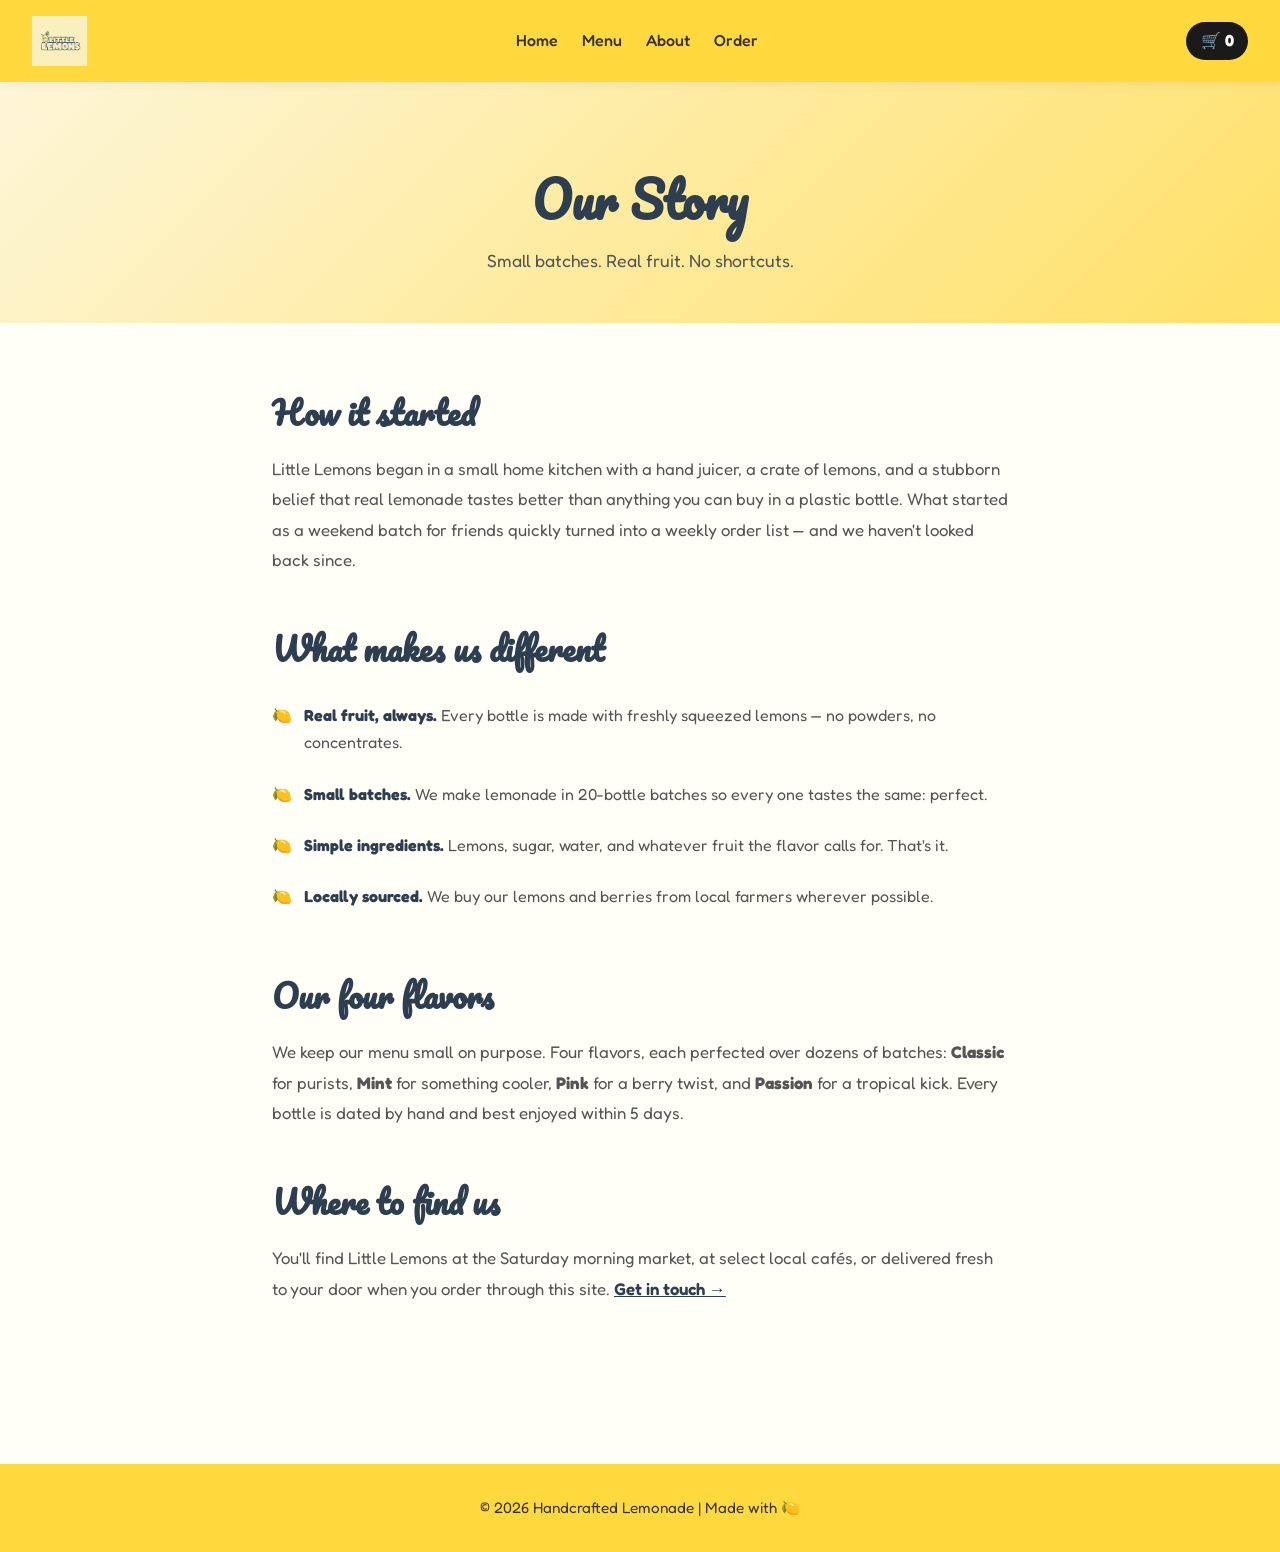
<file: about.html>
<!DOCTYPE html>
<html lang="en">
<head>
    <meta charset="UTF-8">
    <meta name="viewport" content="width=device-width, initial-scale=1.0">
    <title>About | Little Lemons Handcrafted Lemonade</title>
    <meta name="description" content="The story behind Little Lemons — handcrafted lemonade made in small batches with real fruit.">
    <link rel="icon" type="image/x-icon" href="favicon.ico">
    <link href="https://fonts.googleapis.com/css2?family=Fredoka:wght@400;500;600;700&family=Pacifico&display=swap" rel="stylesheet">
    <link rel="stylesheet" href="css/style.css">
</head>
<body>

    <!-- NAVBAR -->
    <nav class="navbar">
        <a href="index.html" class="logo">
            <img src="images/logo.png" alt="Little Lemons logo">
        </a>
        <button class="menu-toggle" aria-label="Toggle menu">☰</button>
        <ul class="nav-links">
            <li><a href="index.html">Home</a></li>
            <li><a href="menu.html">Menu</a></li>
            <li><a href="about.html">About</a></li>
            <li><a href="contact.html">Order</a></li>
        </ul>
        <div class="cart" id="cart">🛒 <span id="cart-count">0</span></div>
    </nav>

    <!-- PAGE HEADER -->
    <header class="page-header">
        <h1>Our Story</h1>
        <p>Small batches. Real fruit. No shortcuts.</p>
    </header>

    <!-- ABOUT CONTENT -->
    <section class="about-content">

        <div class="about-block">
            <h2>How it started</h2>
            <p>
                Little Lemons began in a small home kitchen with a hand juicer, a crate of lemons,
                and a stubborn belief that real lemonade tastes better than anything you can buy
                in a plastic bottle. What started as a weekend batch for friends quickly turned
                into a weekly order list — and we haven't looked back since.
            </p>
        </div>

        <div class="about-block">
            <h2>What makes us different</h2>
            <ul class="about-list">
                <li><strong>Real fruit, always.</strong> Every bottle is made with freshly squeezed lemons — no powders, no concentrates.</li>
                <li><strong>Small batches.</strong> We make lemonade in 20-bottle batches so every one tastes the same: perfect.</li>
                <li><strong>Simple ingredients.</strong> Lemons, sugar, water, and whatever fruit the flavor calls for. That's it.</li>
                <li><strong>Locally sourced.</strong> We buy our lemons and berries from local farmers wherever possible.</li>
            </ul>
        </div>

        <div class="about-block">
            <h2>Our four flavors</h2>
            <p>
                We keep our menu small on purpose. Four flavors, each perfected over dozens of
                batches: <strong>Classic</strong> for purists, <strong>Mint</strong> for something
                cooler, <strong>Pink</strong> for a berry twist, and <strong>Passion</strong> for
                a tropical kick. Every bottle is dated by hand and best enjoyed within 5 days.
            </p>
        </div>

        <div class="about-block">
            <h2>Where to find us</h2>
            <p>
                You'll find Little Lemons at the Saturday morning market, at select local cafés,
                or delivered fresh to your door when you order through this site.
                <a href="contact.html">Get in touch →</a>
            </p>
        </div>

    </section>

    <!-- FOOTER -->
    <footer>
        <p>© 2025 Little Lemons | Handcrafted with 🍋</p>
    </footer>

    <script src="js/script.js"></script>
</body>
</html>
</file>
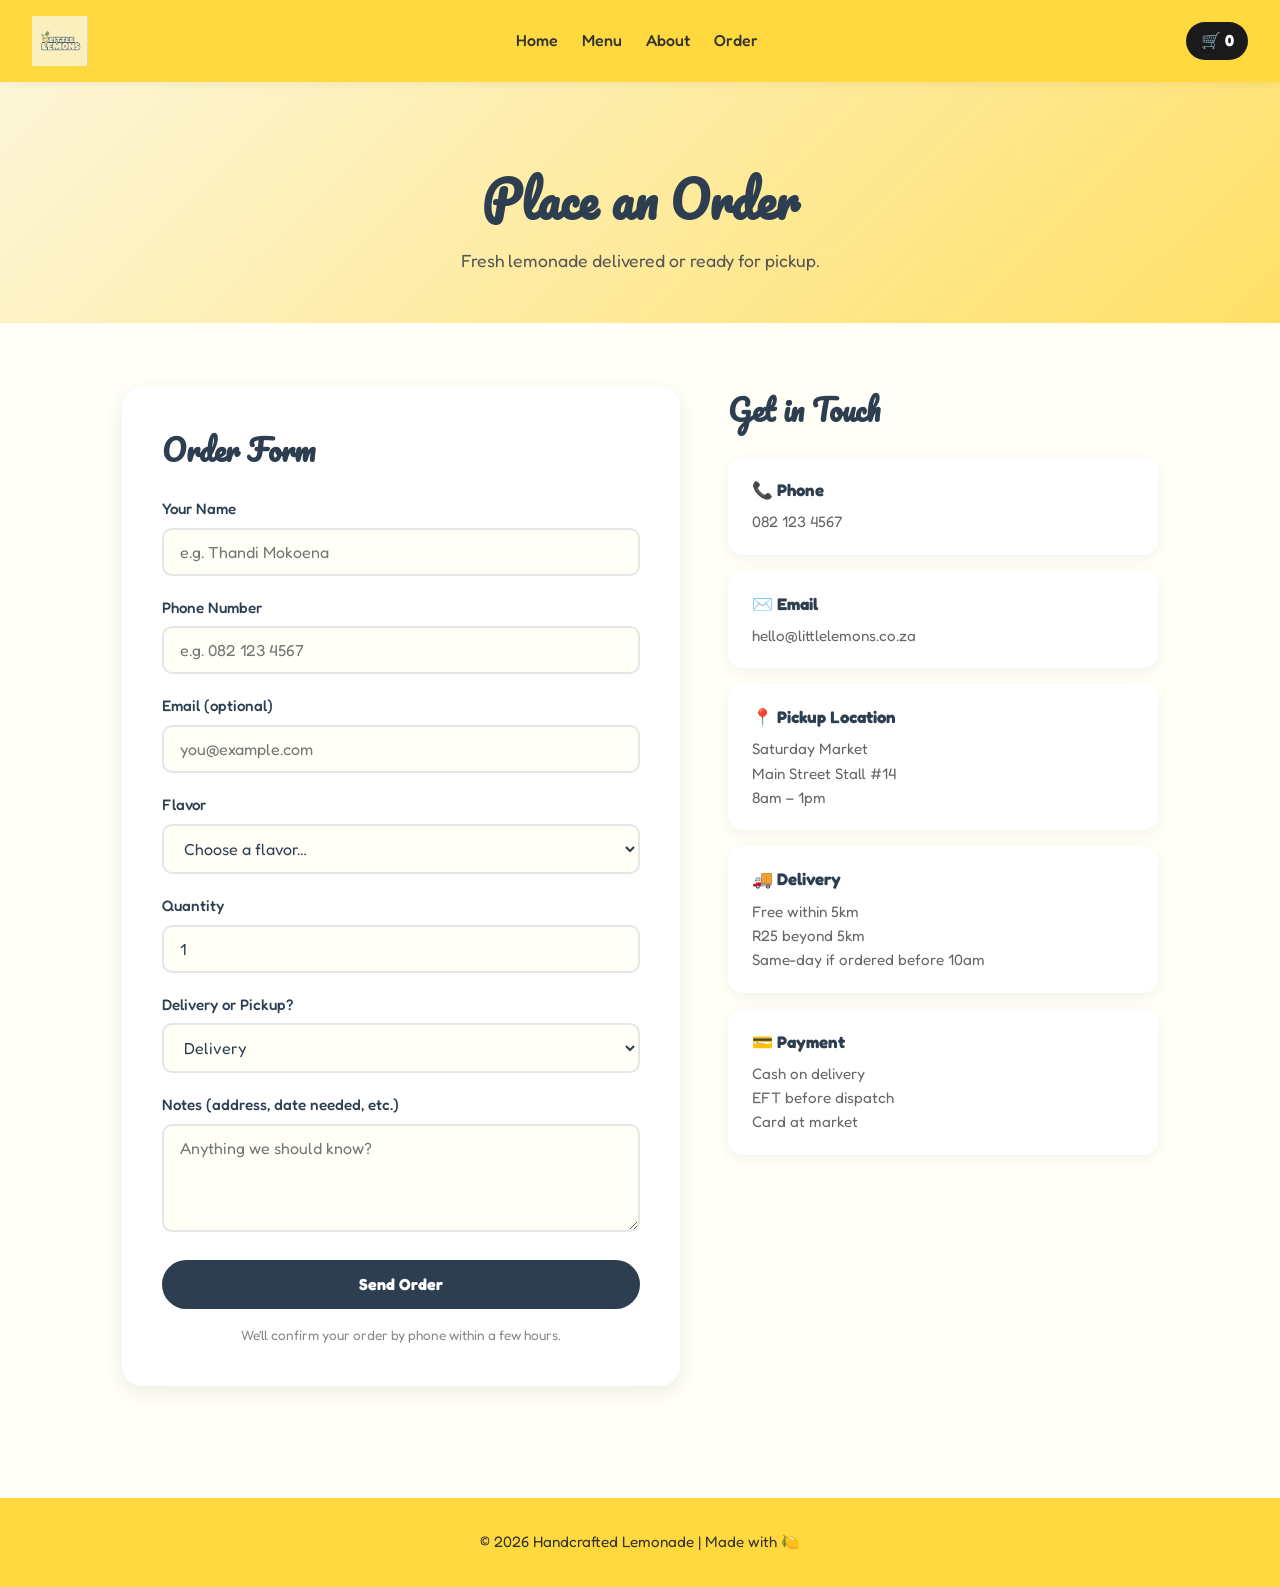
<file: contact.html>
<!DOCTYPE html>
<html lang="en">
<head>
    <meta charset="UTF-8">
    <meta name="viewport" content="width=device-width, initial-scale=1.0">
    <title>Order | Little Lemons Handcrafted Lemonade</title>
    <meta name="description" content="Place your order for handcrafted Little Lemons lemonade. Delivery and pickup available.">
    <link rel="icon" type="image/x-icon" href="favicon.ico">
    <link href="https://fonts.googleapis.com/css2?family=Fredoka:wght@400;500;600;700&family=Pacifico&display=swap" rel="stylesheet">
    <link rel="stylesheet" href="css/style.css">
</head>
<body>

    <!-- NAVBAR -->
    <nav class="navbar">
        <a href="index.html" class="logo">
            <img src="images/logo.png" alt="Little Lemons logo">
        </a>
        <button class="menu-toggle" aria-label="Toggle menu">☰</button>
        <ul class="nav-links">
            <li><a href="index.html">Home</a></li>
            <li><a href="menu.html">Menu</a></li>
            <li><a href="about.html">About</a></li>
            <li><a href="contact.html">Order</a></li>
        </ul>
        <div class="cart" id="cart">🛒 <span id="cart-count">0</span></div>
    </nav>

    <!-- PAGE HEADER -->
    <header class="page-header">
        <h1>Place an Order</h1>
        <p>Fresh lemonade delivered or ready for pickup.</p>
    </header>

    <!-- CONTACT FORM + INFO -->
    <section class="contact-section">

        <form class="contact-form" id="order-form">
            <h2>Order Form</h2>

            <label>
                Your Name
                <input type="text" name="name" required placeholder="e.g. Thandi Mokoena">
            </label>

            <label>
                Phone Number
                <input type="tel" name="phone" required placeholder="e.g. 082 123 4567">
            </label>

            <label>
                Email (optional)
                <input type="email" name="email" placeholder="you@example.com">
            </label>

            <label>
                Flavor
                <select name="flavor" required>
                    <option value="">Choose a flavor…</option>
                    <option>Classic — R40</option>
                    <option>Mint — R40</option>
                    <option>Pink — R40</option>
                    <option>Passion — R40</option>
                    <option>Mixed 12-Pack — R420</option>
                    <option>5L Dispenser — R180</option>
                </select>
            </label>

            <label>
                Quantity
                <input type="number" name="quantity" min="1" value="1" required>
            </label>

            <label>
                Delivery or Pickup?
                <select name="method" required>
                    <option>Delivery</option>
                    <option>Pickup</option>
                </select>
            </label>

            <label>
                Notes (address, date needed, etc.)
                <textarea name="notes" rows="4" placeholder="Anything we should know?"></textarea>
            </label>

            <button type="submit" class="btn">Send Order</button>

            <p class="form-note">We'll confirm your order by phone within a few hours.</p>
        </form>

        <aside class="contact-info">
            <h2>Get in Touch</h2>

            <div class="info-block">
                <h3>📞 Phone</h3>
                <p>082 123 4567</p>
            </div>

            <div class="info-block">
                <h3>✉️ Email</h3>
                <p>hello@littlelemons.co.za</p>
            </div>

            <div class="info-block">
                <h3>📍 Pickup Location</h3>
                <p>Saturday Market<br>Main Street Stall #14<br>8am – 1pm</p>
            </div>

            <div class="info-block">
                <h3>🚚 Delivery</h3>
                <p>Free within 5km<br>R25 beyond 5km<br>Same-day if ordered before 10am</p>
            </div>

            <div class="info-block">
                <h3>💳 Payment</h3>
                <p>Cash on delivery<br>EFT before dispatch<br>Card at market</p>
            </div>
        </aside>

    </section>

    <!-- FOOTER -->
    <footer>
        <p>© 2024 Little Lemons | Handcrafted with 🍋</p>
    </footer>

    <script src="js/script.js"></script>
</body>
</html>
</file>
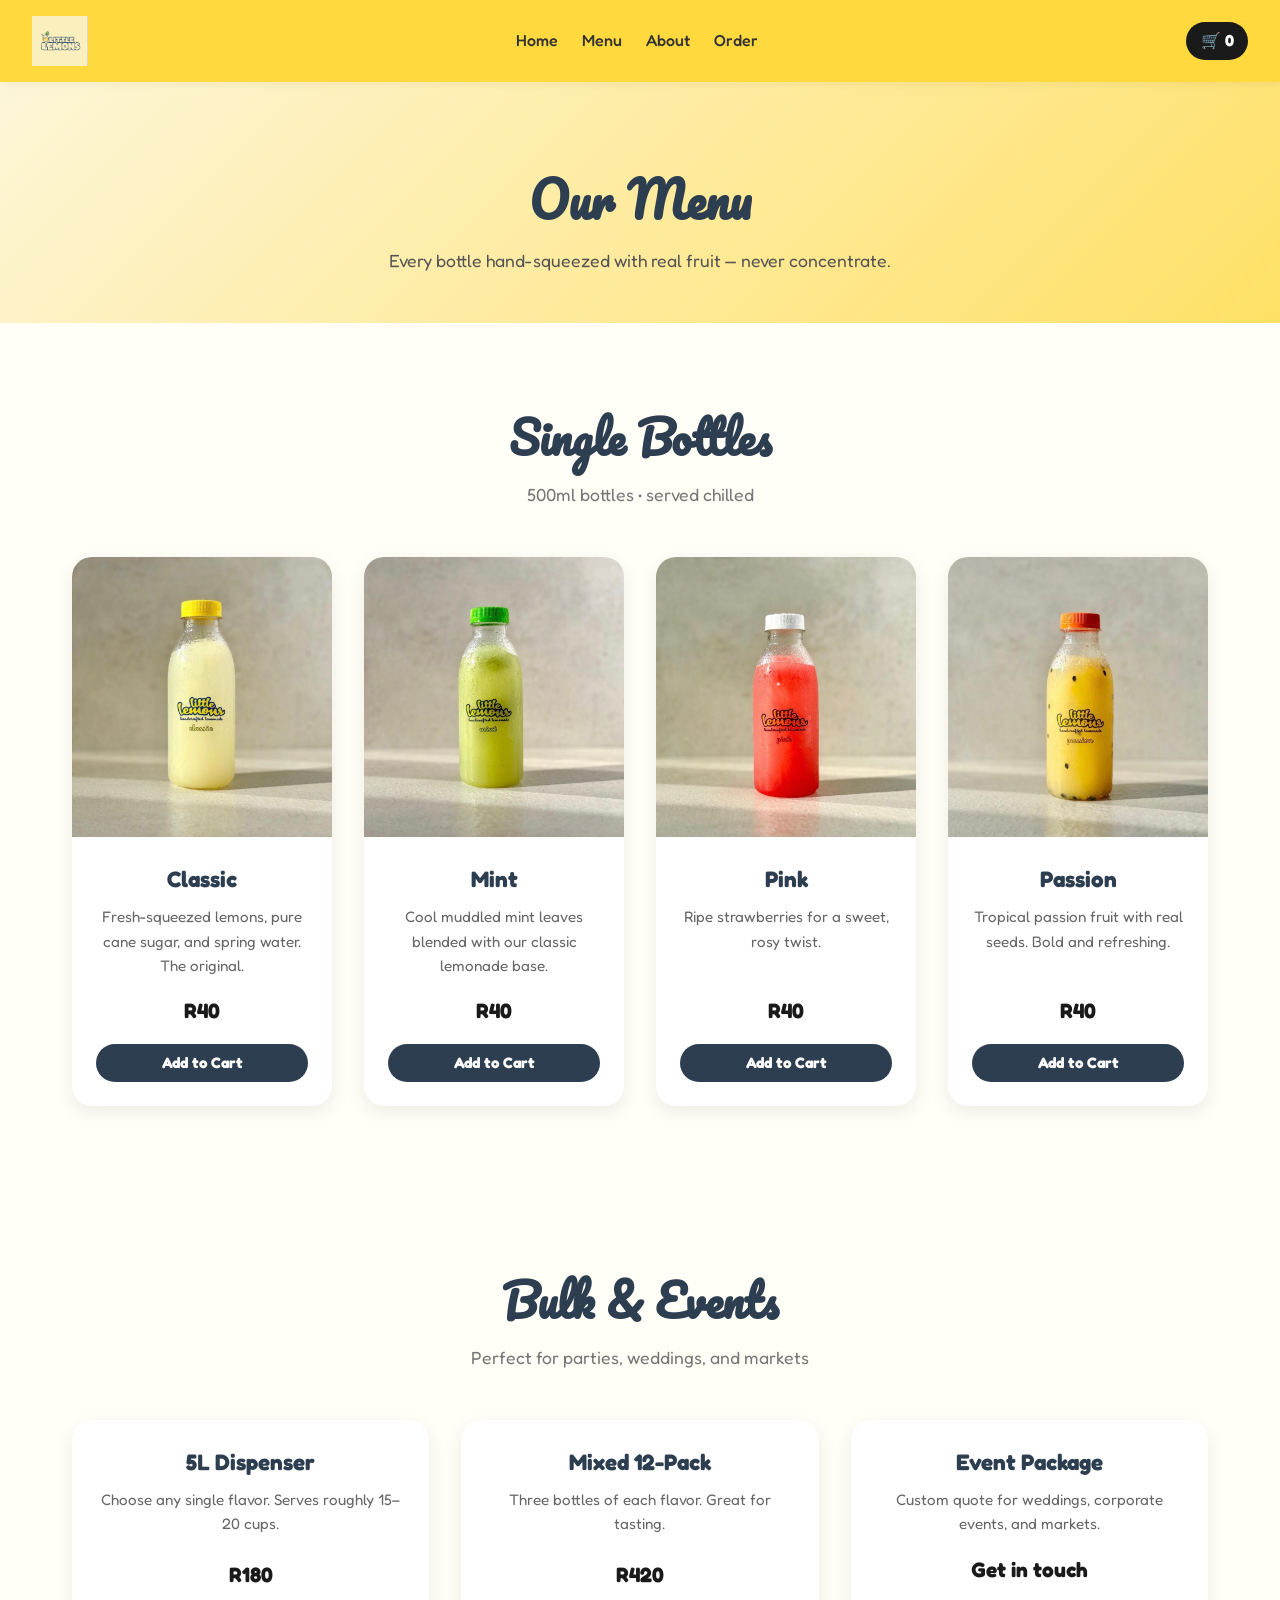
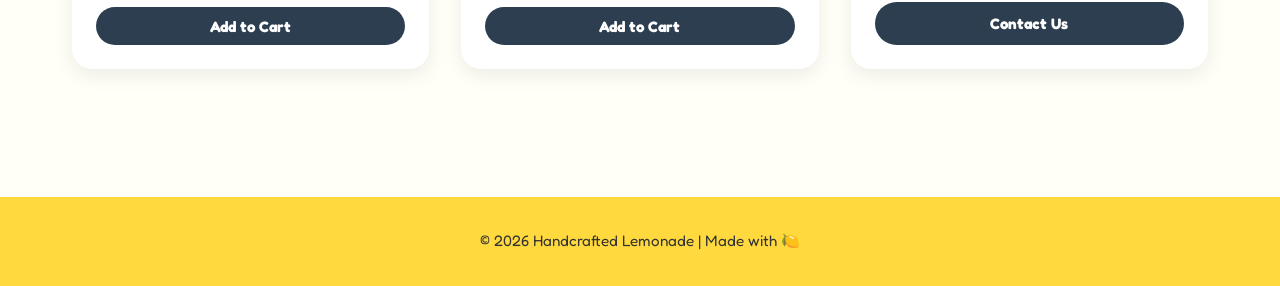
<file: menu.html>
<!DOCTYPE html>
<html lang="en">
<head>
    <meta charset="UTF-8">
    <meta name="viewport" content="width=device-width, initial-scale=1.0">
    <title>Menu | Little Lemons Handcrafted Lemonade</title>
    <meta name="description" content="Browse our full menu of handcrafted lemonades. Classic, Mint, Pink, and Passion flavors available by bottle or in bulk.">
    <link rel="icon" type="image/x-icon" href="favicon.ico">
    <link href="https://fonts.googleapis.com/css2?family=Fredoka:wght@400;500;600;700&family=Pacifico&display=swap" rel="stylesheet">
    <link rel="stylesheet" href="css/style.css">
</head>
<body>

    <!-- NAVBAR -->
    <nav class="navbar">
        <a href="index.html" class="logo">
            <img src="images/logo.png" alt="Little Lemons logo">
        </a>
        <button class="menu-toggle" aria-label="Toggle menu">☰</button>
        <ul class="nav-links">
            <li><a href="index.html">Home</a></li>
            <li><a href="menu.html">Menu</a></li>
            <li><a href="about.html">About</a></li>
            <li><a href="contact.html">Order</a></li>
        </ul>
        <div class="cart" id="cart">🛒 <span id="cart-count">0</span></div>
    </nav>

    <!-- PAGE HEADER -->
    <header class="page-header">
        <h1>Our Menu</h1>
        <p>Every bottle hand-squeezed with real fruit — never concentrate.</p>
    </header>

    <!-- BOTTLES SECTION -->
    <section class="flavors">
        <h2>Single Bottles</h2>
        <p class="subtitle">500ml bottles • served chilled</p>

        <div class="flavor-grid">

            <div class="card">
                <img src="images/classic.jpg" alt="Classic lemonade in a 500ml bottle" loading="lazy">
                <div class="card-body">
                    <h3>Classic</h3>
                    <p>Fresh-squeezed lemons, pure cane sugar, and spring water. The original.</p>
                    <span class="price">R40</span>
                    <button class="btn add-to-cart">Add to Cart</button>
                </div>
            </div>

            <div class="card">
                <img src="images/mint.jpg" alt="Mint lemonade in a 500ml bottle" loading="lazy">
                <div class="card-body">
                    <h3>Mint</h3>
                    <p>Cool muddled mint leaves blended with our classic lemonade base.</p>
                    <span class="price">R40</span>
                    <button class="btn add-to-cart">Add to Cart</button>
                </div>
            </div>

            <div class="card">
                <img src="images/pink.jpg" alt="Pink lemonade in a 500ml bottle" loading="lazy">
                <div class="card-body">
                    <h3>Pink</h3>
                    <p>Ripe strawberries for a sweet, rosy twist.</p>
                    <span class="price">R40</span>
                    <button class="btn add-to-cart">Add to Cart</button>
                </div>
            </div>

            <div class="card">
                <img src="images/passion.jpg" alt="Passion fruit lemonade in a 500ml bottle" loading="lazy">
                <div class="card-body">
                    <h3>Passion</h3>
                    <p>Tropical passion fruit with real seeds. Bold and refreshing.</p>
                    <span class="price">R40</span>
                    <button class="btn add-to-cart">Add to Cart</button>
                </div>
            </div>

        </div>
    </section>

    <!-- BULK SECTION -->
    <section class="flavors">
        <h2>Bulk & Events</h2>
        <p class="subtitle">Perfect for parties, weddings, and markets</p>

        <div class="flavor-grid">

            <div class="card">
                <div class="card-body">
                    <h3>5L Dispenser</h3>
                    <p>Choose any single flavor. Serves roughly 15–20 cups.</p>
                    <span class="price">R180</span>
                    <button class="btn add-to-cart">Add to Cart</button>
                </div>
            </div>

            <div class="card">
                <div class="card-body">
                    <h3>Mixed 12-Pack</h3>
                    <p>Three bottles of each flavor. Great for tasting.</p>
                    <span class="price">R420</span>
                    <button class="btn add-to-cart">Add to Cart</button>
                </div>
            </div>

            <div class="card">
                <div class="card-body">
                    <h3>Event Package</h3>
                    <p>Custom quote for weddings, corporate events, and markets.</p>
                    <span class="price">Get in touch</span>
                    <a href="contact.html" class="btn">Contact Us</a>
                </div>
            </div>

        </div>
    </section>

    <!-- FOOTER -->
    <footer>
        <p>© 2025 Little Lemons | Handcrafted with 🍋</p>
    </footer>

    <script src="js/script.js"></script>
</body>
</html>
</file>
<file: css/style.css>
/* ===== RESET ===== */
* {
    margin: 0;
    padding: 0;
    box-sizing: border-box;
    font-family: 'Fredoka', 'Segoe UI', sans-serif;
}

body {
    background: #fffef7;
    color: #2c3e50;
    line-height: 1.6;
}
/* ===== NAVBAR ===== */
.navbar {
    display: flex;
    justify-content: space-between;
    align-items: center;
    padding: 1rem 2rem;
    background: #ffd93d;
    position: sticky;
    top: 0;
    z-index: 100;
    box-shadow: 0 2px 10px rgba(0,0,0,0.05);
}

.logo {
    display: flex;
    align-items: center;
    text-decoration: none;
}

    .logo img {
        height: 50px;
        width: auto;
        display: block;
    }
.nav-links {
    list-style: none;
    display: flex;
    gap: 1.5rem;
}

    .nav-links a {
        text-decoration: none;
        color: #333;
        font-weight: 500;
        transition: color 0.2s ease;
    }

        .nav-links a:hover {
            color: #e63946;
        } /* <-- added closing brace */

            /* ===== HERO ===== */
.hero {
    position: relative;
    min-height: 550px;
    display: flex;
    align-items: center;
    justify-content: center;
    text-align: center;
    /* Change the background to your new logo, and match the dark blue color */
    background: #2b3f5c url('../images/hero-bg.jpg') center/contain no-repeat;
    color: white;
    padding: 4rem 2rem;
}

    .hero::before {
        /* We are removing the dark overlay because the logo is already dark */
        display: none;
    }

.hero-content {
    position: relative;
    z-index: 2;
    max-width: 700px;
}

.hero h1 {
    font-family: 'Pacifico', cursive;
    font-size: 3.5rem;
    margin-bottom: 1rem;
    text-shadow: 0 3px 10px rgba(0,0,0,0.5);
}

.hero p {
    font-size: 1.25rem;
    margin-bottom: 2rem;
    text-shadow: 0 2px 6px rgba(0,0,0,0.5);
}

            /* ===== BUTTONS ===== */
            .btn {
                display: inline-block;
                background: #2c3e50;
                color: white;
                padding: 0.8rem 2rem;
                border-radius: 30px;
                text-decoration: none;
                font-weight: bold;
                border: none;
                cursor: pointer;
                transition: transform 0.2s ease, background 0.2s ease;
            }

                .btn:hover {
                    transform: scale(1.05);
                    background: rgba(0,0,0,0.15);
                }

        /* ===== FOOTER ===== */
         footer {
          text-align: center;
           padding: 2rem;
           background: #ffd93d;
           margin-top: 3rem;
           color: #333;
           font-size: 0.95rem;
          }

/* ===== MOBILE MENU BUTTON ===== */
.menu-toggle {
    display: none;
    background: transparent;
    border: none;
    font-size: 1.5rem;
    cursor: pointer;
    color: #333;
}

@media (max-width: 600px) {
    .menu-toggle {
        display: block;
        position: absolute;
        right: 1rem;
        top: 1rem;
    }

    .nav-links {
        display: none;
        flex-direction: column;
        width: 100%;
        text-align: center;
    }

        .nav-links.open {
            display: flex;
        }
}


/* ===== CART ===== */
.cart {
    background: #1a1a1a;
    color: white;
    padding: 0.4rem 0.9rem;
    border-radius: 30px;
    font-weight: bold;
    cursor: pointer;
    user-select: none;
    transition: transform 0.2s ease;
}

    .cart:hover {
        transform: scale(1.05);
    }

    .cart.bump {
        animation: bump 0.3s ease;
    }

@keyframes bump {
    0% {
        transform: scale(1);
    }

    50% {
        transform: scale(1.25);
    }

    100% {
        transform: scale(1);
    }
}



.flavors {
    padding: 5rem 2rem;
    text-align: center;
    max-width: 1200px;
    margin: 0 auto;
}

    .flavors h2 {
        font-family: 'Pacifico', cursive;
        font-size: 2.75rem;
        color: #2c3e50;
        margin-bottom: 0.5rem;
    }

.subtitle {
    color: #777;
    margin-bottom: 3rem;
    font-size: 1.1rem;
}

.flavor-grid {
    display: grid;
    grid-template-columns: repeat(auto-fit, minmax(240px, 1fr));
    gap: 2rem;
}

.card {
    background: white;
    border-radius: 20px;
    overflow: hidden;
    box-shadow: 0 6px 20px rgba(0,0,0,0.08);
    transition: transform 0.3s ease, box-shadow 0.3s ease;
    display: flex;
    flex-direction: column;
}

    .card:hover {
        transform: translateY(-8px);
        box-shadow: 0 12px 30px rgba(0,0,0,0.15);
    }

    .card img {
        width: 100%;
        height: 280px;
        object-fit: cover;
        display: block;
    }

.card-body {
    padding: 1.5rem;
    display: flex;
    flex-direction: column;
    flex-grow: 1;
}

    .card-body h3 {
        font-size: 1.4rem;
        color: #2c3e50;
        margin-bottom: 0.5rem;
    }

    .card-body p {
        color: #666;
        font-size: 0.95rem;
        margin-bottom: 1rem;
        flex-grow: 1;
    }

.price {
    display: block;
    font-size: 1.3rem;
    font-weight: 700;
    color: #1a1a1a;
    margin-bottom: 1rem;
}

.card .btn {
    padding: 0.6rem 1.5rem;
    font-size: 0.95rem;
}

/* ===== PAGE HEADER (Menu, About, Contact) ===== */
.page-header {
    text-align: center;
    padding: 5rem 2rem 3rem;
    background: linear-gradient(135deg, #fdf6d8, #ffe066);
}

    .page-header h1 {
        font-family: 'Pacifico', cursive;
        font-size: 3rem;
        color: #2c3e50;
        margin-bottom: 0.5rem;
    }

    .page-header p {
        font-size: 1.1rem;
        color: #555;
    }

/* ===== ABOUT PAGE ===== */
.about-content {
    max-width: 800px;
    margin: 0 auto;
    padding: 4rem 2rem;
}

.about-block {
    margin-bottom: 3rem;
}

    .about-block h2 {
        font-family: 'Pacifico', cursive;
        font-size: 2rem;
        color: #2c3e50;
        margin-bottom: 1rem;
    }

    .about-block p {
        color: #555;
        font-size: 1.05rem;
        line-height: 1.8;
        margin-bottom: 1rem;
    }

    .about-block a {
        color: #2c3e50;
        font-weight: 600;
        text-decoration: underline;
    }

.about-list {
    list-style: none;
    padding-left: 0;
}

    .about-list li {
        padding: 0.75rem 0 0.75rem 2rem;
        position: relative;
        color: #555;
        line-height: 1.7;
    }

        .about-list li::before {
            content: '🍋';
            position: absolute;
            left: 0;
            top: 0.75rem;
        }

    .about-list strong {
        color: #2c3e50;
    }

/* ===== CONTACT PAGE ===== */
.contact-section {
    max-width: 1100px;
    margin: 0 auto;
    padding: 4rem 2rem;
    display: grid;
    grid-template-columns: 1.3fr 1fr;
    gap: 3rem;
}

.contact-form {
    background: white;
    padding: 2.5rem;
    border-radius: 20px;
    box-shadow: 0 6px 20px rgba(0,0,0,0.08);
}

    .contact-form h2 {
        font-family: 'Pacifico', cursive;
        font-size: 1.8rem;
        color: #2c3e50;
        margin-bottom: 1.5rem;
    }

    .contact-form label {
        display: block;
        margin-bottom: 1.25rem;
        font-weight: 500;
        color: #2c3e50;
        font-size: 0.95rem;
    }

    .contact-form input,
    .contact-form select,
    .contact-form textarea {
        display: block;
        width: 100%;
        margin-top: 0.4rem;
        padding: 0.75rem 1rem;
        border: 2px solid #e6e6e6;
        border-radius: 10px;
        font-size: 1rem;
        font-family: inherit;
        color: #2c3e50;
        transition: border-color 0.2s ease;
        background: #fffef7;
    }

        .contact-form input:focus,
        .contact-form select:focus,
        .contact-form textarea:focus {
            outline: none;
            border-color: #2c3e50;
        }

    .contact-form textarea {
        resize: vertical;
    }

    .contact-form .btn {
        width: 100%;
        padding: 0.9rem;
        font-size: 1rem;
        margin-top: 0.5rem;
    }

.form-note {
    text-align: center;
    font-size: 0.85rem;
    color: #888;
    margin-top: 1rem;
}

.contact-info h2 {
    font-family: 'Pacifico', cursive;
    font-size: 1.8rem;
    color: #2c3e50;
    margin-bottom: 1.5rem;
}

.info-block {
    background: white;
    padding: 1.25rem 1.5rem;
    border-radius: 15px;
    margin-bottom: 1rem;
    box-shadow: 0 4px 15px rgba(0,0,0,0.05);
}

    .info-block h3 {
        font-size: 1.05rem;
        color: #2c3e50;
        margin-bottom: 0.4rem;
    }

    .info-block p {
        color: #666;
        font-size: 0.95rem;
        line-height: 1.6;
    }

/* ===== MOBILE FIXES FOR NEW PAGES ===== */
@media (max-width: 800px) {
    .contact-section {
        grid-template-columns: 1fr;
        gap: 2rem;
        padding: 3rem 1.25rem;
    }

    .contact-form {
        padding: 1.75rem;
    }

    .page-header h1 {
        font-size: 2.25rem;
    }

    .about-block h2 {
        font-size: 1.6rem;
    }
}
</file>
